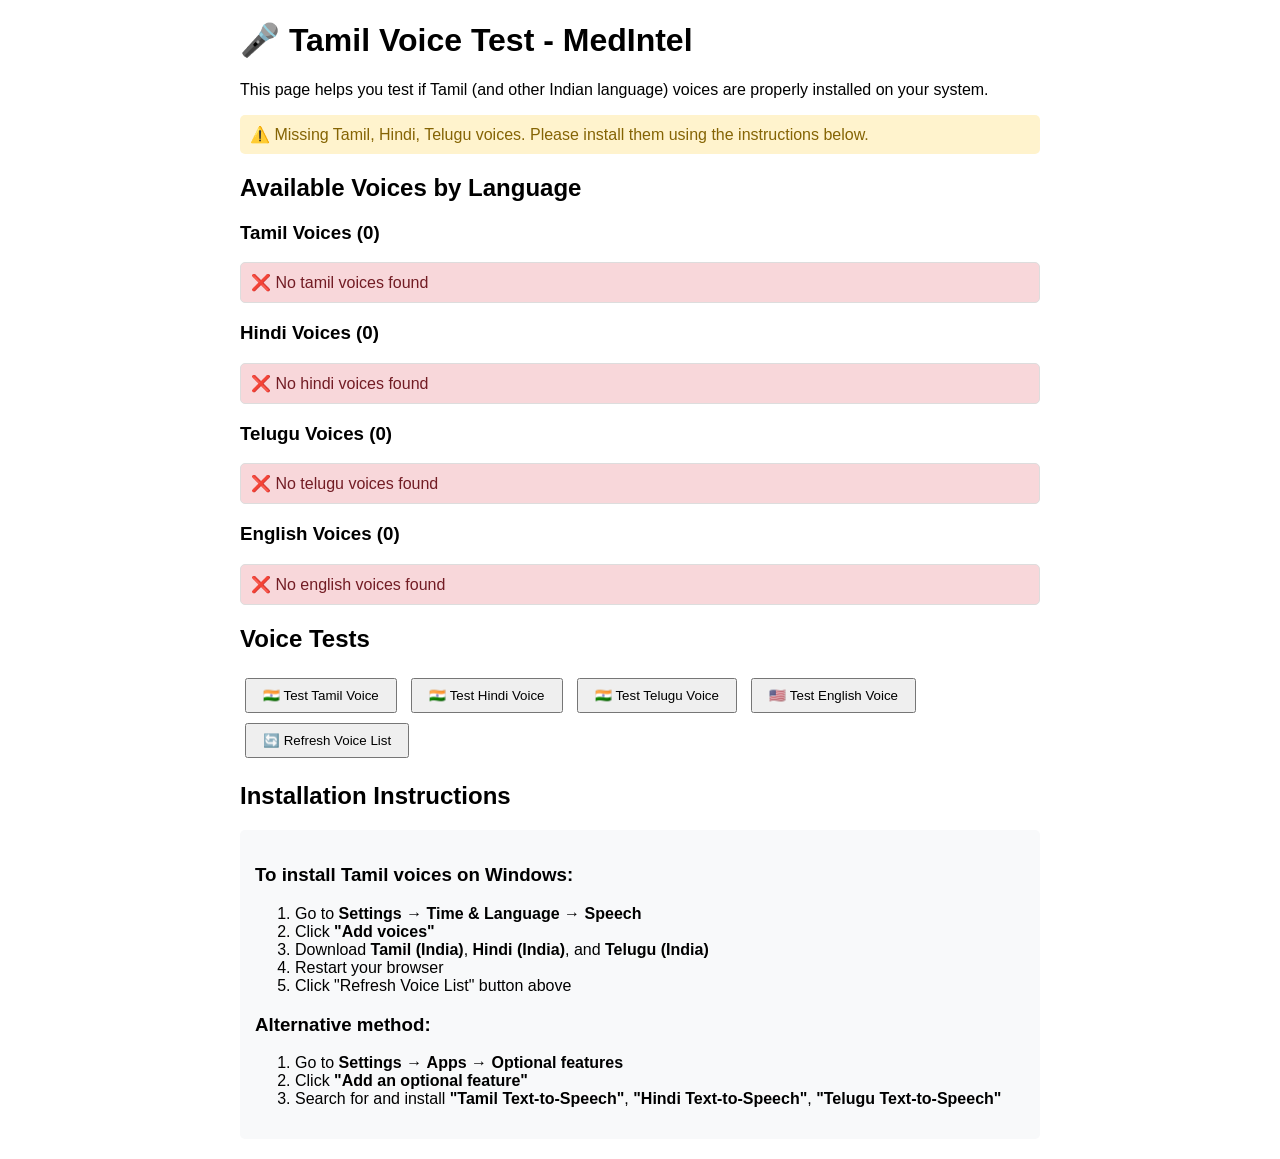
<file: test_tamil_voices.html>
<!DOCTYPE html>
<html lang="en">
<head>
    <meta charset="UTF-8">
    <meta name="viewport" content="width=device-width, initial-scale=1.0">
    <title>Tamil Voice Test - MedIntel</title>
    <style>
        body { font-family: Arial, sans-serif; margin: 20px; }
        .container { max-width: 800px; margin: 0 auto; }
        .voice-item { padding: 10px; margin: 5px 0; border: 1px solid #ddd; border-radius: 5px; }
        .tamil-voice { background-color: #e8f5e8; }
        .english-voice { background-color: #f0f8ff; }
        .hindi-voice { background-color: #fff5ee; }
        .telugu-voice { background-color: #f5f0ff; }
        button { margin: 5px; padding: 8px 16px; cursor: pointer; }
        .status { margin: 10px 0; padding: 10px; border-radius: 5px; }
        .success { background-color: #d4edda; color: #155724; }
        .warning { background-color: #fff3cd; color: #856404; }
        .error { background-color: #f8d7da; color: #721c24; }
    </style>
</head>
<body>
    <div class="container">
        <h1>🎤 Tamil Voice Test - MedIntel</h1>
        <p>This page helps you test if Tamil (and other Indian language) voices are properly installed on your system.</p>
        
        <div id="status" class="status"></div>
        
        <h2>Available Voices by Language</h2>
        <div id="voiceList"></div>
        
        <h2>Voice Tests</h2>
        <button onclick="testTamilVoice()">🇮🇳 Test Tamil Voice</button>
        <button onclick="testHindiVoice()">🇮🇳 Test Hindi Voice</button>
        <button onclick="testTeluguVoice()">🇮🇳 Test Telugu Voice</button>
        <button onclick="testEnglishVoice()">🇺🇸 Test English Voice</button>
        <button onclick="refreshVoices()">🔄 Refresh Voice List</button>
        
        <h2>Installation Instructions</h2>
        <div style="background-color: #f8f9fa; padding: 15px; border-radius: 5px; margin-top: 20px;">
            <h3>To install Tamil voices on Windows:</h3>
            <ol>
                <li>Go to <strong>Settings</strong> → <strong>Time & Language</strong> → <strong>Speech</strong></li>
                <li>Click <strong>"Add voices"</strong></li>
                <li>Download <strong>Tamil (India)</strong>, <strong>Hindi (India)</strong>, and <strong>Telugu (India)</strong></li>
                <li>Restart your browser</li>
                <li>Click "Refresh Voice List" button above</li>
            </ol>
            
            <h3>Alternative method:</h3>
            <ol>
                <li>Go to <strong>Settings</strong> → <strong>Apps</strong> → <strong>Optional features</strong></li>
                <li>Click <strong>"Add an optional feature"</strong></li>
                <li>Search for and install <strong>"Tamil Text-to-Speech"</strong>, <strong>"Hindi Text-to-Speech"</strong>, <strong>"Telugu Text-to-Speech"</strong></li>
            </ol>
        </div>
    </div>

    <script>
        let availableVoices = [];

        function loadVoices() {
            availableVoices = speechSynthesis.getVoices();
            console.log('📢 Total voices loaded:', availableVoices.length);
            displayVoices();
            updateStatus();
        }

        function displayVoices() {
            const voiceList = document.getElementById('voiceList');
            voiceList.innerHTML = '';

            const languages = {
                tamil: availableVoices.filter(voice => voice.lang.includes('ta') || voice.name.toLowerCase().includes('tamil')),
                hindi: availableVoices.filter(voice => voice.lang.includes('hi') || voice.name.toLowerCase().includes('hindi')),
                telugu: availableVoices.filter(voice => voice.lang.includes('te') || voice.name.toLowerCase().includes('telugu')),
                english: availableVoices.filter(voice => voice.lang.startsWith('en'))
            };

            Object.entries(languages).forEach(([lang, voices]) => {
                const section = document.createElement('div');
                section.innerHTML = `<h3>${lang.charAt(0).toUpperCase() + lang.slice(1)} Voices (${voices.length})</h3>`;
                
                if (voices.length === 0) {
                    section.innerHTML += `<div class="voice-item error">❌ No ${lang} voices found</div>`;
                } else {
                    voices.forEach(voice => {
                        const voiceDiv = document.createElement('div');
                        voiceDiv.className = `voice-item ${lang}-voice`;
                        voiceDiv.innerHTML = `
                            <strong>${voice.name}</strong> (${voice.lang}) 
                            ${voice.localService ? '[Local]' : '[Remote]'}
                            ${voice.default ? '[Default]' : ''}
                            <button onclick="testSpecificVoice('${voice.name}', '${voice.lang}', '${lang}')">Test This Voice</button>
                        `;
                        section.appendChild(voiceDiv);
                    });
                }
                
                voiceList.appendChild(section);
            });
        }

        function updateStatus() {
            const statusDiv = document.getElementById('status');
            const tamilVoices = availableVoices.filter(voice => voice.lang.includes('ta') || voice.name.toLowerCase().includes('tamil'));
            const hindiVoices = availableVoices.filter(voice => voice.lang.includes('hi') || voice.name.toLowerCase().includes('hindi'));
            const teluguVoices = availableVoices.filter(voice => voice.lang.includes('te') || voice.name.toLowerCase().includes('telugu'));

            let statusClass = 'success';
            let statusMessage = '✅ All Indian language voices are available!';

            if (tamilVoices.length === 0 || hindiVoices.length === 0 || teluguVoices.length === 0) {
                statusClass = 'warning';
                const missing = [];
                if (tamilVoices.length === 0) missing.push('Tamil');
                if (hindiVoices.length === 0) missing.push('Hindi');
                if (teluguVoices.length === 0) missing.push('Telugu');
                statusMessage = `⚠️ Missing ${missing.join(', ')} voices. Please install them using the instructions below.`;
            }

            statusDiv.className = `status ${statusClass}`;
            statusDiv.textContent = statusMessage;
        }

        function testTamilVoice() {
            const tamilText = 'வணக்கம்! இது தமிழ் குரல் சோதனை. மருத்துவ உதவியாளர் சரியாக வேலை செய்கிறது.';
            speakText(tamilText, 'ta-IN');
        }

        function testHindiVoice() {
            const hindiText = 'नमस्ते! यह हिंदी आवाज़ का परीक्षण है। चिकित्सा सहायक ठीक से काम कर रहा है।';
            speakText(hindiText, 'hi-IN');
        }

        function testTeluguVoice() {
            const teluguText = 'నమస్కారం! ఇది తెలుగు వాయిస్ టెస్ట్. వైద్య సహాయకుడు సరిగ్గా పని చేస్తున్నాడు.';
            speakText(teluguText, 'te-IN');
        }

        function testEnglishVoice() {
            const englishText = 'Hello! This is an English voice test. The medical assistant is working properly.';
            speakText(englishText, 'en-US');
        }

        function testSpecificVoice(voiceName, voiceLang, language) {
            const testTexts = {
                tamil: 'வணக்கம்! இது தமிழ் குரல் சோதனை.',
                hindi: 'नमस्ते! यह हिंदी आवाज़ का परीक्षण है।',
                telugu: 'నమస్కారం! ఇది తెలుగు వాయిస్ టెస్ట్.',
                english: 'Hello! This is an English voice test.'
            };

            const text = testTexts[language] || testTexts.english;
            const voice = availableVoices.find(v => v.name === voiceName);
            
            if (voice) {
                speakTextWithVoice(text, voice);
            } else {
                alert('Voice not found!');
            }
        }

        function speakText(text, lang) {
            speechSynthesis.cancel();
            
            const utterance = new SpeechSynthesisUtterance(text);
            utterance.lang = lang;
            utterance.rate = 0.9;
            utterance.pitch = 1;
            
            console.log(`🗣️ Speaking: "${text}" in ${lang}`);
            
            utterance.onstart = () => console.log('🎵 Speech started');
            utterance.onend = () => console.log('🔇 Speech ended');
            utterance.onerror = (e) => console.error('❌ Speech error:', e);
            
            speechSynthesis.speak(utterance);
        }

        function speakTextWithVoice(text, voice) {
            speechSynthesis.cancel();
            
            const utterance = new SpeechSynthesisUtterance(text);
            utterance.voice = voice;
            utterance.rate = 0.9;
            utterance.pitch = 1;
            
            console.log(`🗣️ Speaking with ${voice.name}: "${text}"`);
            
            utterance.onstart = () => console.log(`🎵 Speech started with ${voice.name}`);
            utterance.onend = () => console.log('🔇 Speech ended');
            utterance.onerror = (e) => console.error('❌ Speech error:', e);
            
            speechSynthesis.speak(utterance);
        }

        function refreshVoices() {
            console.log('🔄 Refreshing voices...');
            loadVoices();
            alert('Voice list refreshed! Check the console for details.');
        }

        // Initialize
        if (speechSynthesis.getVoices().length === 0) {
            speechSynthesis.addEventListener('voiceschanged', loadVoices);
        } else {
            loadVoices();
        }

        // Also try loading after a short delay
        setTimeout(loadVoices, 1000);
    </script>
</body>
</html>
</file>
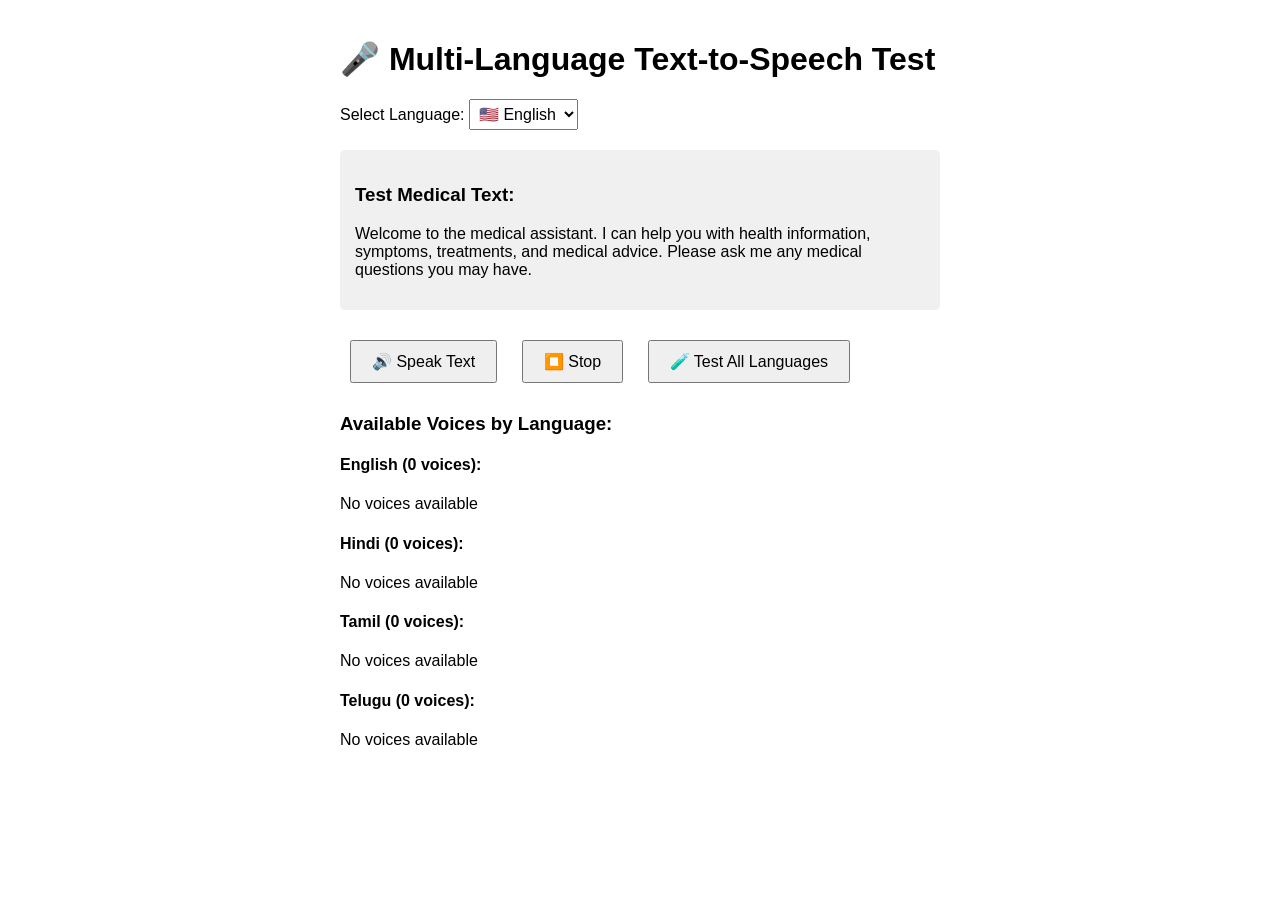
<file: test_voice.html>
<!DOCTYPE html>
<html lang="en">
<head>
    <meta charset="UTF-8">
    <meta name="viewport" content="width=device-width, initial-scale=1.0">
    <title>Multi-Language TTS Test</title>
    <style>
        body { font-family: Arial, sans-serif; margin: 40px; }
        .test-container { max-width: 600px; margin: 0 auto; }
        button { padding: 10px 20px; margin: 10px; font-size: 16px; }
        .language-selector { margin: 20px 0; }
        select { padding: 5px; font-size: 16px; }
        .test-text { margin: 20px 0; padding: 15px; background: #f0f0f0; border-radius: 5px; }
        .controls { margin: 20px 0; }
    </style>
</head>
<body>
    <div class="test-container">
        <h1>🎤 Multi-Language Text-to-Speech Test</h1>
        
        <div class="language-selector">
            <label for="languageSelect">Select Language:</label>
            <select id="languageSelect">
                <option value="en">🇺🇸 English</option>
                <option value="hi">🇮🇳 Hindi</option>
                <option value="ta">🇮🇳 Tamil</option>
                <option value="te">🇮🇳 Telugu</option>
            </select>
        </div>
        
        <div class="test-text">
            <h3>Test Medical Text:</h3>
            <p id="testText">Welcome to the medical assistant. I can help you with health information, symptoms, treatments, and medical advice. Please ask me any medical questions you may have.</p>
        </div>
        
        <div class="controls">
            <button onclick="speakText()">🔊 Speak Text</button>
            <button onclick="stopSpeaking()">⏹️ Stop</button>
            <button onclick="testVoices()">🧪 Test All Languages</button>
        </div>
        
        <div id="status"></div>
        <div id="voiceList"></div>
    </div>

    <script>
        let currentUtterance = null;
        const synthesis = window.speechSynthesis;
        let availableVoices = [];
        
        // Language configurations
        const languages = {
            'en': { code: 'en-US', name: 'English' },
            'hi': { code: 'hi-IN', name: 'Hindi' },
            'ta': { code: 'ta-IN', name: 'Tamil' },
            'te': { code: 'te-IN', name: 'Telugu' }
        };
        
        // Initialize voices
        function loadVoices() {
            availableVoices = synthesis.getVoices();
            console.log('Available voices:', availableVoices.length);
            
            // Display available voices
            const voiceList = document.getElementById('voiceList');
            let html = '<h3>Available Voices by Language:</h3>';
            
            Object.entries(languages).forEach(([key, lang]) => {
                const voices = getVoicesForLanguage(key);
                html += `<h4>${lang.name} (${voices.length} voices):</h4>`;
                if (voices.length > 0) {
                    voices.forEach(voice => {
                        html += `<p>• ${voice.name} (${voice.lang}) ${voice.localService ? '(Local)' : '(Remote)'}</p>`;
                    });
                } else {
                    html += '<p>No voices available</p>';
                }
            });
            
            voiceList.innerHTML = html;
        }
        
        function getVoicesForLanguage(languageKey) {
            const langInfo = languages[languageKey];
            return availableVoices.filter(voice => {
                if (voice.lang === langInfo.code) return true;
                const voiceLangCode = voice.lang.split('-')[0];
                const targetLangCode = langInfo.code.split('-')[0];
                return voiceLangCode === targetLangCode;
            });
        }
        
        function selectBestVoice(languageKey) {
            const voices = getVoicesForLanguage(languageKey);
            if (voices.length === 0) return null;
            
            // Prefer Google voices, then Microsoft, then local
            const priorities = [
                voice => voice.name.includes('Google'),
                voice => voice.name.includes('Microsoft'),
                voice => voice.localService,
                voice => true
            ];
            
            for (let priority of priorities) {
                const voice = voices.find(priority);
                if (voice) return voice;
            }
            
            return voices[0];
        }
        
        function speakText() {
            const text = document.getElementById('testText').textContent;
            const selectedLang = document.getElementById('languageSelect').value;
            const langInfo = languages[selectedLang];
            
            // Stop any current speech
            synthesis.cancel();
            
            const utterance = new SpeechSynthesisUtterance(text);
            utterance.lang = langInfo.code;
            
            // Select best voice
            const voice = selectBestVoice(selectedLang);
            if (voice) {
                utterance.voice = voice;
                console.log(`Using voice: ${voice.name} (${voice.lang})`);
            }
            
            // Configure speech settings
            utterance.rate = 0.8;
            utterance.pitch = 1.0;
            utterance.volume = 0.9;
            
            utterance.onstart = () => {
                document.getElementById('status').innerHTML = `🔊 Speaking in ${langInfo.name}...`;
                console.log(`Started speaking in ${langInfo.name}`);
            };
            
            utterance.onend = () => {
                document.getElementById('status').innerHTML = `✅ Finished speaking in ${langInfo.name}`;
                console.log(`Finished speaking in ${langInfo.name}`);
            };
            
            utterance.onerror = (event) => {
                document.getElementById('status').innerHTML = `❌ Error speaking in ${langInfo.name}: ${event.error}`;
                console.error('Speech error:', event);
            };
            
            currentUtterance = utterance;
            synthesis.speak(utterance);
        }
        
        function stopSpeaking() {
            synthesis.cancel();
            document.getElementById('status').innerHTML = '⏹️ Speech stopped';
        }
        
        function testAllLanguages() {
            const languages_to_test = ['en', 'hi', 'ta', 'te'];
            let index = 0;
            
            function testNext() {
                if (index >= languages_to_test.length) {
                    document.getElementById('status').innerHTML = '✅ All language tests completed';
                    return;
                }
                
                const langKey = languages_to_test[index];
                const langInfo = languages[langKey];
                document.getElementById('languageSelect').value = langKey;
                
                const testText = `Testing ${langInfo.name} text to speech functionality.`;
                
                const utterance = new SpeechSynthesisUtterance(testText);
                utterance.lang = langInfo.code;
                
                const voice = selectBestVoice(langKey);
                if (voice) {
                    utterance.voice = voice;
                }
                
                utterance.rate = 0.8;
                utterance.pitch = 1.0;
                utterance.volume = 0.9;
                
                utterance.onstart = () => {
                    document.getElementById('status').innerHTML = `🧪 Testing ${langInfo.name} (${index + 1}/${languages_to_test.length})`;
                };
                
                utterance.onend = () => {
                    index++;
                    setTimeout(testNext, 1000); // Wait 1 second between tests
                };
                
                utterance.onerror = () => {
                    index++;
                    setTimeout(testNext, 1000);
                };
                
                synthesis.speak(utterance);
            }
            
            testNext();
        }
        
        // Load voices when available
        if (synthesis.getVoices().length === 0) {
            synthesis.addEventListener('voiceschanged', loadVoices);
        } else {
            loadVoices();
        }
        
        // Load voices on page load
        window.addEventListener('load', () => {
            setTimeout(loadVoices, 500);
        });
    </script>
</body>
</html>
</file>
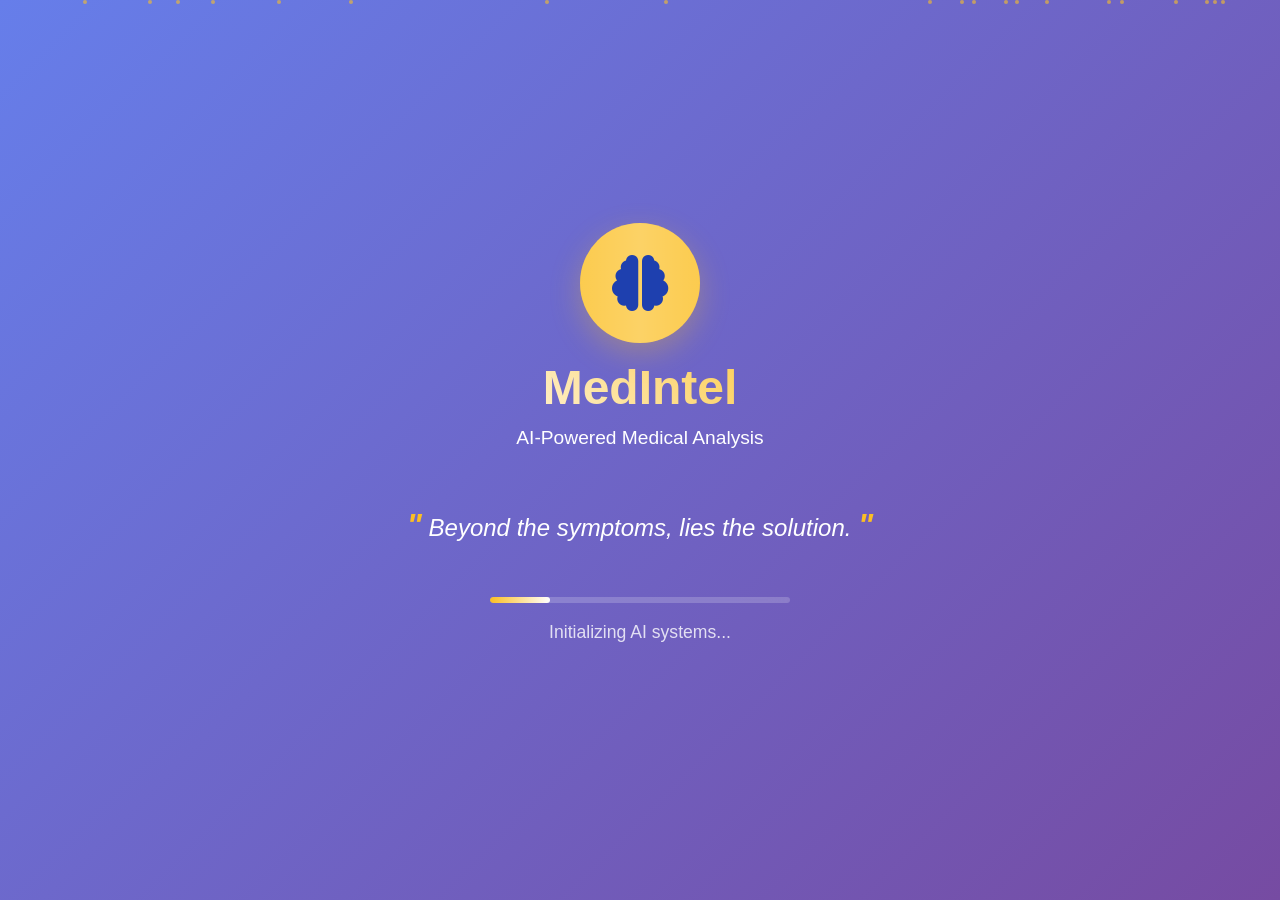
<file: templates/loading.html>
<!DOCTYPE html>
<html lang="en">
<head>
    <meta charset="UTF-8">
    <meta name="viewport" content="width=device-width, initial-scale=1.0">
    <title>Loading - MedIntel</title>
    <link href="https://cdn.jsdelivr.net/npm/bootstrap@5.3.0/dist/css/bootstrap.min.css" rel="stylesheet">
    <link rel="stylesheet" href="https://cdnjs.cloudflare.com/ajax/libs/font-awesome/6.4.0/css/all.min.css">
    <style>
        * {
            margin: 0;
            padding: 0;
            box-sizing: border-box;
        }

        body {
            font-family: 'Segoe UI', Tahoma, Geneva, Verdana, sans-serif;
            background: linear-gradient(135deg, #667eea 0%, #764ba2 100%);
            height: 100vh;
            overflow: hidden;
            display: flex;
            align-items: center;
            justify-content: center;
            color: white;
        }

        .loading-container {
            text-align: center;
            animation: fadeIn 1s ease-in-out;
        }

        .logo-container {
            position: relative;
            margin-bottom: 2rem;
            animation: logoFloat 3s ease-in-out infinite;
        }

        .brain-logo {
            width: 120px;
            height: 120px;
            background: #fbbf24;
            border-radius: 50%;
            display: flex;
            align-items: center;
            justify-content: center;
            margin: 0 auto 1rem;
            box-shadow: 0 10px 30px rgba(251, 191, 36, 0.3);
            position: relative;
            overflow: hidden;
        }

        .brain-logo::before {
            content: '';
            position: absolute;
            top: -50%;
            left: -50%;
            width: 200%;
            height: 200%;
            background: linear-gradient(
                45deg,
                transparent,
                rgba(255, 255, 255, 0.3),
                transparent
            );
            transform: rotate(45deg);
            animation: shimmer 2s infinite;
        }

        .brain-icon {
            font-size: 3.5rem;
            color: #1e40af;
            z-index: 2;
            position: relative;
            animation: pulse 2s ease-in-out infinite;
        }

        .app-title {
            font-size: 3rem;
            font-weight: bold;
            margin-bottom: 0.5rem;
            background: linear-gradient(45deg, #ffffff, #fbbf24);
            -webkit-background-clip: text;
            -webkit-text-fill-color: transparent;
            background-clip: text;
            animation: titleGlow 2s ease-in-out infinite alternate;
        }

        .app-subtitle {
            font-size: 1.2rem;
            opacity: 0.9;
            margin-bottom: 3rem;
            animation: slideUp 1s ease-out 0.5s both;
        }

        .motto {
            font-size: 1.5rem;
            font-style: italic;
            margin-bottom: 3rem;
            opacity: 0.95;
            font-weight: 300;
            animation: slideUp 1s ease-out 1s both;
            position: relative;
        }

        .motto::before,
        .motto::after {
            content: '"';
            color: #fbbf24;
            font-size: 2rem;
            font-weight: bold;
        }

        .loading-progress {
            margin-bottom: 2rem;
            animation: slideUp 1s ease-out 1.5s both;
        }

        .progress-bar-container {
            width: 300px;
            height: 6px;
            background: rgba(255, 255, 255, 0.2);
            border-radius: 10px;
            margin: 0 auto 1rem;
            overflow: hidden;
            backdrop-filter: blur(10px);
        }

        .progress-bar {
            height: 100%;
            background: linear-gradient(90deg, #fbbf24, #ffffff, #fbbf24);
            background-size: 200% 100%;
            border-radius: 10px;
            animation: progressAnimation 3s ease-in-out infinite;
            width: 0%;
        }

        .loading-text {
            font-size: 1.1rem;
            opacity: 0.8;
        }

        .particles {
            position: fixed;
            top: 0;
            left: 0;
            width: 100%;
            height: 100%;
            pointer-events: none;
            z-index: -1;
        }

        .particle {
            position: absolute;
            width: 4px;
            height: 4px;
            background: rgba(251, 191, 36, 0.6);
            border-radius: 50%;
            animation: particleFloat 6s infinite linear;
        }

        .medical-icons {
            position: absolute;
            width: 100%;
            height: 100%;
            top: 0;
            left: 0;
            pointer-events: none;
            z-index: -1;
        }

        .medical-icon {
            position: absolute;
            color: rgba(255, 255, 255, 0.1);
            font-size: 1.5rem;
            animation: medicalIconFloat 8s infinite linear;
        }

        /* Animations */
        @keyframes fadeIn {
            from { opacity: 0; transform: translateY(20px); }
            to { opacity: 1; transform: translateY(0); }
        }

        @keyframes logoFloat {
            0%, 100% { transform: translateY(0px); }
            50% { transform: translateY(-10px); }
        }

        @keyframes shimmer {
            0% { transform: translateX(-100%) translateY(-100%) rotate(45deg); }
            100% { transform: translateX(100%) translateY(100%) rotate(45deg); }
        }

        @keyframes pulse {
            0%, 100% { transform: scale(1); }
            50% { transform: scale(1.05); }
        }

        @keyframes titleGlow {
            0% { text-shadow: 0 0 20px rgba(251, 191, 36, 0.5); }
            100% { text-shadow: 0 0 30px rgba(251, 191, 36, 0.8), 0 0 40px rgba(255, 255, 255, 0.3); }
        }

        @keyframes slideUp {
            from { opacity: 0; transform: translateY(30px); }
            to { opacity: 1; transform: translateY(0); }
        }

        @keyframes progressAnimation {
            0% { width: 0%; background-position: 0% 50%; }
            50% { width: 70%; background-position: 100% 50%; }
            100% { width: 100%; background-position: 200% 50%; }
        }

        @keyframes particleFloat {
            0% {
                transform: translateY(100vh) rotate(0deg);
                opacity: 1;
            }
            100% {
                transform: translateY(-100px) rotate(360deg);
                opacity: 0;
            }
        }

        @keyframes medicalIconFloat {
            0% {
                transform: translateY(100vh) translateX(0px) rotate(0deg);
                opacity: 0;
            }
            10% {
                opacity: 1;
            }
            90% {
                opacity: 1;
            }
            100% {
                transform: translateY(-100px) translateX(50px) rotate(360deg);
                opacity: 0;
            }
        }

        /* Mobile responsiveness */
        @media (max-width: 768px) {
            .app-title {
                font-size: 2.5rem;
            }
            
            .motto {
                font-size: 1.3rem;
                padding: 0 1rem;
            }
            
            .progress-bar-container {
                width: 250px;
            }
            
            .brain-logo {
                width: 100px;
                height: 100px;
            }
            
            .brain-icon {
                font-size: 3rem;
            }
        }

        @media (max-width: 480px) {
            .app-title {
                font-size: 2rem;
            }
            
            .motto {
                font-size: 1.1rem;
            }
            
            .progress-bar-container {
                width: 200px;
            }
        }
    </style>
</head>
<body>
    <!-- Animated Background Particles -->
    <div class="particles" id="particles"></div>
    
    <!-- Floating Medical Icons -->
    <div class="medical-icons" id="medicalIcons"></div>

    <!-- Main Loading Container -->
    <div class="loading-container">
        <!-- Logo Section -->
        <div class="logo-container">
            <div class="brain-logo">
                <i class="fas fa-brain brain-icon"></i>
            </div>
            <h1 class="app-title">Med<span style="color: #fbbf24;">In</span>tel</h1>
            <p class="app-subtitle">AI-Powered Medical Analysis</p>
        </div>

        <!-- Motto -->
        <div class="motto">
            Beyond the symptoms, lies the solution.
        </div>

        <!-- Loading Progress -->
        <div class="loading-progress">
            <div class="progress-bar-container">
                <div class="progress-bar" id="progressBar"></div>
            </div>
            <div class="loading-text" id="loadingText">Initializing AI systems...</div>
        </div>
    </div>

    <script>
        // Create floating particles
        function createParticles() {
            const particlesContainer = document.getElementById('particles');
            const particleCount = 20;

            for (let i = 0; i < particleCount; i++) {
                const particle = document.createElement('div');
                particle.className = 'particle';
                particle.style.left = Math.random() * 100 + '%';
                particle.style.animationDelay = Math.random() * 6 + 's';
                particle.style.animationDuration = (Math.random() * 3 + 4) + 's';
                particlesContainer.appendChild(particle);
            }
        }

        // Create floating medical icons
        function createMedicalIcons() {
            const iconsContainer = document.getElementById('medicalIcons');
            const icons = ['fa-stethoscope', 'fa-heartbeat', 'fa-pills', 'fa-microscope', 'fa-dna', 'fa-syringe', 'fa-thermometer', 'fa-user-md'];
            
            setInterval(() => {
                if (iconsContainer.children.length < 8) {
                    const icon = document.createElement('i');
                    icon.className = `fas ${icons[Math.floor(Math.random() * icons.length)]} medical-icon`;
                    icon.style.left = Math.random() * 100 + '%';
                    icon.style.animationDuration = (Math.random() * 4 + 6) + 's';
                    iconsContainer.appendChild(icon);

                    // Remove icon after animation
                    setTimeout(() => {
                        if (icon.parentNode) {
                            icon.parentNode.removeChild(icon);
                        }
                    }, 10000);
                }
            }, 1500);
        }

        // Simulate loading progress
        function simulateLoading() {
            const progressBar = document.getElementById('progressBar');
            const loadingText = document.getElementById('loadingText');
            const loadingSteps = [
                { text: 'Initializing AI systems...', progress: 20 },
                { text: 'Loading medical databases...', progress: 40 },
                { text: 'Preparing analysis tools...', progress: 60 },
                { text: 'Configuring security protocols...', progress: 80 },
                { text: 'Almost ready...', progress: 95 },
                { text: 'Welcome to MedIntel!', progress: 100 }
            ];

            let currentStep = 0;
            const stepInterval = setInterval(() => {
                if (currentStep < loadingSteps.length) {
                    const step = loadingSteps[currentStep];
                    loadingText.textContent = step.text;
                    progressBar.style.width = step.progress + '%';
                    currentStep++;
                } else {
                    clearInterval(stepInterval);
                    // Redirect to dashboard after loading completes
                    setTimeout(() => {
                        window.location.href = '/dashboard';
                    }, 1000);
                }
            }, 800);
        }

        // Initialize everything when page loads
        document.addEventListener('DOMContentLoaded', function() {
            createParticles();
            createMedicalIcons();
            simulateLoading();
        });

        // Prevent page reload/back during loading
        history.pushState(null, null, location.href);
        window.onpopstate = function () {
            history.go(1);
        };
    </script>
</body>
</html>
</file>
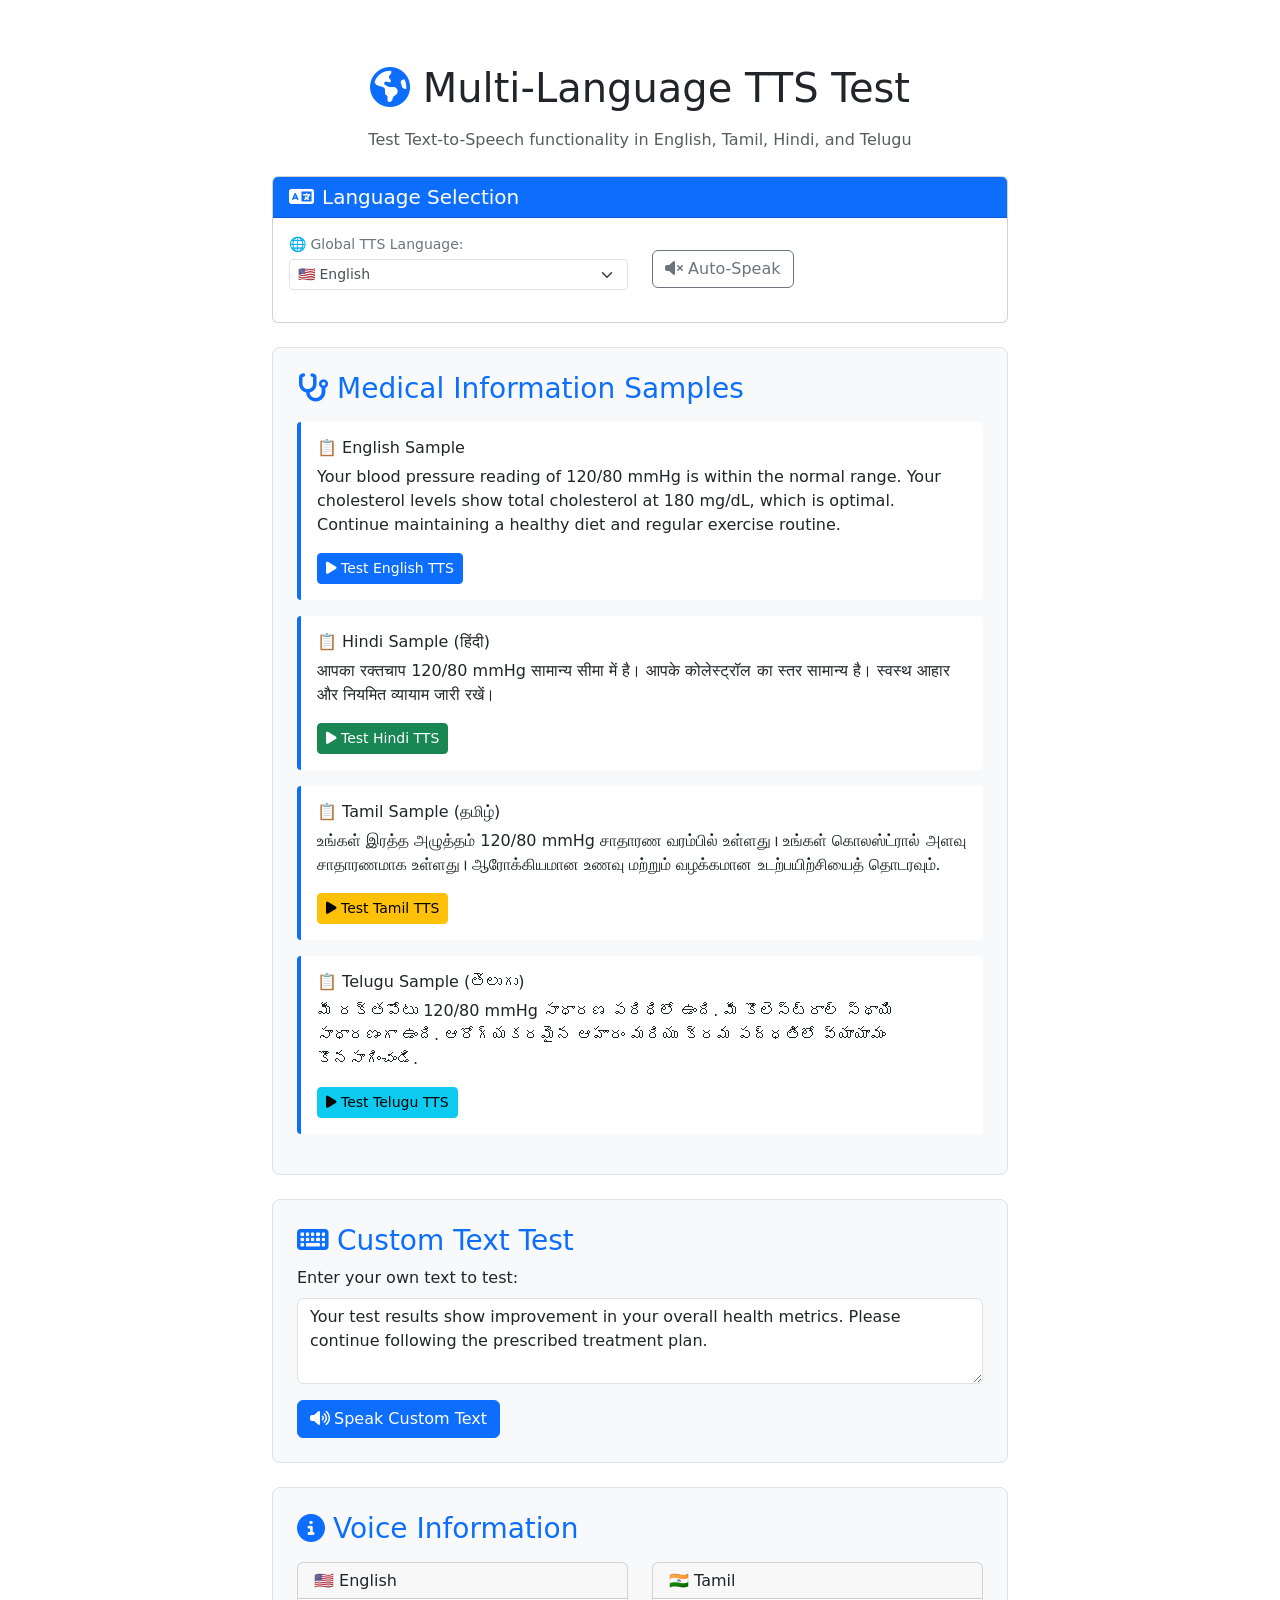
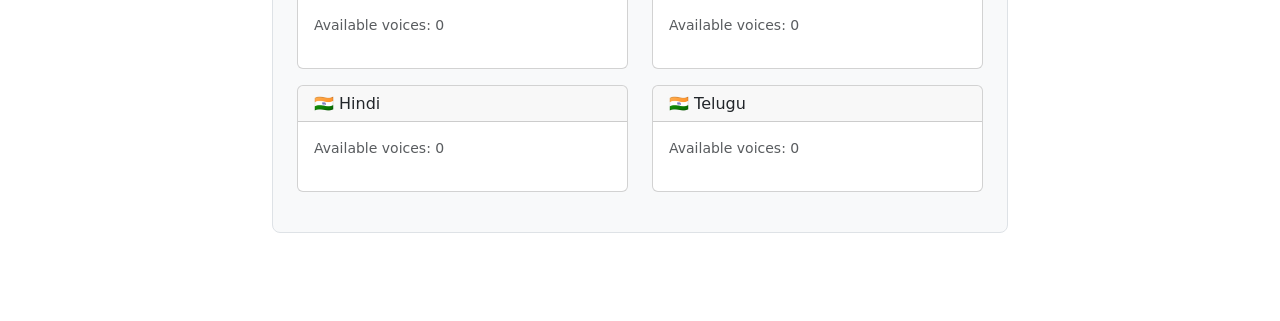
<file: templates/voice_test.html>
<!DOCTYPE html>
<html lang="en">
<head>
    <meta charset="UTF-8">
    <meta name="viewport" content="width=device-width, initial-scale=1.0">
    <title>Multi-Language TTS Test - MedIntel</title>
    <link href="https://cdn.jsdelivr.net/npm/bootstrap@5.3.0/dist/css/bootstrap.min.css" rel="stylesheet">
    <link href="https://cdnjs.cloudflare.com/ajax/libs/font-awesome/6.4.0/css/all.min.css" rel="stylesheet">
    <style>
        .test-container {
            max-width: 800px;
            margin: 2rem auto;
            padding: 2rem;
        }
        .language-section {
            border: 1px solid #dee2e6;
            border-radius: 8px;
            padding: 1.5rem;
            margin-bottom: 1.5rem;
            background-color: #f8f9fa;
        }
        .test-text {
            background-color: #fff;
            padding: 1rem;
            border-left: 4px solid #0d6efd;
            margin: 1rem 0;
            border-radius: 4px;
        }
        .language-selector-container {
            margin-bottom: 1rem;
        }
        .language-selector-container label {
            font-size: 0.875rem;
            color: #6c757d;
            margin-bottom: 4px;
            display: block;
        }
        .language-selector-container select {
            font-size: 0.875rem;
            padding: 4px 8px;
            border: 1px solid #dee2e6;
            border-radius: 4px;
            background-color: #fff;
            color: #495057;
        }
    </style>
</head>
<body>
    <div class="container-fluid">
        <div class="test-container">
            <div class="text-center mb-4">
                <h1 class="mb-3">
                    <i class="fas fa-globe-americas text-primary"></i>
                    Multi-Language TTS Test
                </h1>
                <p class="text-muted">Test Text-to-Speech functionality in English, Tamil, Hindi, and Telugu</p>
            </div>

            <!-- Global Language Selector -->
            <div class="card mb-4">
                <div class="card-header bg-primary text-white">
                    <h5 class="mb-0"><i class="fas fa-language me-2"></i>Language Selection</h5>
                </div>
                <div class="card-body">
                    <div class="row">
                        <div class="col-md-6">
                            <div class="language-selector-container">
                                <label for="globalTtsLanguageSelect">🌐 Global TTS Language:</label>
                                <select id="globalTtsLanguageSelect" class="form-select">
                                    <option value="en">🇺🇸 English</option>
                                    <option value="hi">🇮🇳 Hindi (हिंदी)</option>
                                    <option value="ta">🇮🇳 Tamil (தமிழ்)</option>
                                    <option value="te">🇮🇳 Telugu (తెలుగు)</option>
                                </select>
                            </div>
                        </div>
                        <div class="col-md-6">
                            <div class="mt-3">
                                <button class="btn btn-outline-secondary me-2" type="button" id="autoSpeakToggleTest">
                                    <i class="fas fa-volume-mute"></i> Auto-Speak
                                </button>
                                <button class="btn btn-outline-info me-2" type="button" id="speakResponseBtnTest" style="display: none;">
                                    <i class="fas fa-volume-up"></i> Speak
                                </button>
                                <button class="btn btn-outline-danger" type="button" id="stopSpeakBtnTest" style="display: none;">
                                    <i class="fas fa-stop"></i> Stop
                                </button>
                            </div>
                        </div>
                    </div>
                </div>
            </div>

            <!-- Test Samples -->
            <div class="language-section">
                <h3 class="text-primary">
                    <i class="fas fa-stethoscope me-2"></i>Medical Information Samples
                </h3>
                
                <div class="test-text">
                    <h6>📋 English Sample</h6>
                    <p id="english-sample">Your blood pressure reading of 120/80 mmHg is within the normal range. Your cholesterol levels show total cholesterol at 180 mg/dL, which is optimal. Continue maintaining a healthy diet and regular exercise routine.</p>
                    <button class="btn btn-primary btn-sm" onclick="testSpeak('english-sample', 'en')">
                        <i class="fas fa-play me-1"></i>Test English TTS
                    </button>
                </div>

                <div class="test-text">
                    <h6>📋 Hindi Sample (हिंदी)</h6>
                    <p id="hindi-sample">आपका रक्तचाप 120/80 mmHg सामान्य सीमा में है। आपके कोलेस्ट्रॉल का स्तर सामान्य है। स्वस्थ आहार और नियमित व्यायाम जारी रखें।</p>
                    <button class="btn btn-success btn-sm" onclick="testSpeak('hindi-sample', 'hi')">
                        <i class="fas fa-play me-1"></i>Test Hindi TTS
                    </button>
                </div>

                <div class="test-text">
                    <h6>📋 Tamil Sample (தமிழ்)</h6>
                    <p id="tamil-sample">உங்கள் இரத்த அழுத்தம் 120/80 mmHg சாதாரண வரம்பில் உள்ளது। உங்கள் கொலஸ்ட்ரால் அளவு சாதாரணமாக உள்ளது। ஆரோக்கியமான உணவு மற்றும் வழக்கமான உடற்பயிற்சியைத் தொடரவும்.</p>
                    <button class="btn btn-warning btn-sm" onclick="testSpeak('tamil-sample', 'ta')">
                        <i class="fas fa-play me-1"></i>Test Tamil TTS
                    </button>
                </div>

                <div class="test-text">
                    <h6>📋 Telugu Sample (తెలుగు)</h6>
                    <p id="telugu-sample">మీ రక్తపోటు 120/80 mmHg సాధారణ పరిధిలో ఉంది. మీ కొలెస్ట్రాల్ స్థాయి సాధారణంగా ఉంది. ఆరోగ్యకరమైన ఆహారం మరియు క్రమ పద్ధతిలో వ్యాయామం కొనసాగించండి.</p>
                    <button class="btn btn-info btn-sm" onclick="testSpeak('telugu-sample', 'te')">
                        <i class="fas fa-play me-1"></i>Test Telugu TTS
                    </button>
                </div>
            </div>

            <!-- Custom Text Test -->
            <div class="language-section">
                <h3 class="text-primary">
                    <i class="fas fa-keyboard me-2"></i>Custom Text Test
                </h3>
                <div class="mb-3">
                    <label for="customText" class="form-label">Enter your own text to test:</label>
                    <textarea id="customText" class="form-control" rows="3" placeholder="Enter any medical text to test TTS in the selected language...">Your test results show improvement in your overall health metrics. Please continue following the prescribed treatment plan.</textarea>
                </div>
                <button class="btn btn-primary" onclick="testCustomText()">
                    <i class="fas fa-volume-up me-1"></i>Speak Custom Text
                </button>
            </div>

            <!-- Voice Information -->
            <div class="language-section">
                <h3 class="text-primary">
                    <i class="fas fa-info-circle me-2"></i>Voice Information
                </h3>
                <div id="voiceInfo" class="mt-3">
                    <p class="text-muted">Voice information will be displayed here when the page loads...</p>
                </div>
            </div>
        </div>
    </div>

    <!-- Voice Assistant Script -->
    <script src="/static/js/voice-assistant.js"></script>
    
    <script>
        // Test functions
        function testSpeak(elementId, forceLanguage = null) {
            const text = document.getElementById(elementId).textContent;
            if (window.voiceAssistant) {
                if (forceLanguage) {
                    const oldLang = window.voiceAssistant.currentLanguage;
                    window.voiceAssistant.changeLanguage(forceLanguage);
                    window.voiceAssistant.speakText(text, false);
                    // Optionally restore old language after a delay
                    setTimeout(() => {
                        // window.voiceAssistant.changeLanguage(oldLang);
                    }, 1000);
                } else {
                    window.voiceAssistant.speakText(text, false);
                }
            } else {
                alert('Voice Assistant not initialized yet. Please wait a moment and try again.');
            }
        }

        function testCustomText() {
            const text = document.getElementById('customText').value;
            if (text.trim() && window.voiceAssistant) {
                window.voiceAssistant.speakText(text, false);
            } else {
                alert('Please enter some text or wait for Voice Assistant to initialize.');
            }
        }

        // Display voice information
        function displayVoiceInfo() {
            if (!window.voiceAssistant) {
                setTimeout(displayVoiceInfo, 500);
                return;
            }

            const voiceInfoDiv = document.getElementById('voiceInfo');
            let infoHTML = '<div class="row">';
            
            Object.entries(window.voiceAssistant.supportedLanguages).forEach(([key, lang]) => {
                const voices = window.voiceAssistant.getVoicesForLanguage(key);
                infoHTML += `
                    <div class="col-md-6 mb-3">
                        <div class="card">
                            <div class="card-header">
                                <h6 class="mb-0">${lang.flag} ${lang.name}</h6>
                            </div>
                            <div class="card-body">
                                <p class="text-muted small">Available voices: ${voices.length}</p>
                                <ul class="list-unstyled small">
                                    ${voices.slice(0, 3).map(voice => `<li>• ${voice.name} (${voice.lang})</li>`).join('')}
                                    ${voices.length > 3 ? `<li class="text-muted">• ... and ${voices.length - 3} more</li>` : ''}
                                </ul>
                            </div>
                        </div>
                    </div>
                `;
            });
            
            infoHTML += '</div>';
            voiceInfoDiv.innerHTML = infoHTML;
        }

        // Initialize when page loads
        document.addEventListener('DOMContentLoaded', function() {
            // Connect global language selector
            const globalSelector = document.getElementById('globalTtsLanguageSelect');
            if (globalSelector) {
                globalSelector.addEventListener('change', (e) => {
                    if (window.voiceAssistant) {
                        window.voiceAssistant.changeLanguage(e.target.value);
                    }
                });
            }

            // Display voice info after a delay
            setTimeout(displayVoiceInfo, 1000);
        });
    </script>
</body>
</html>
</file>
